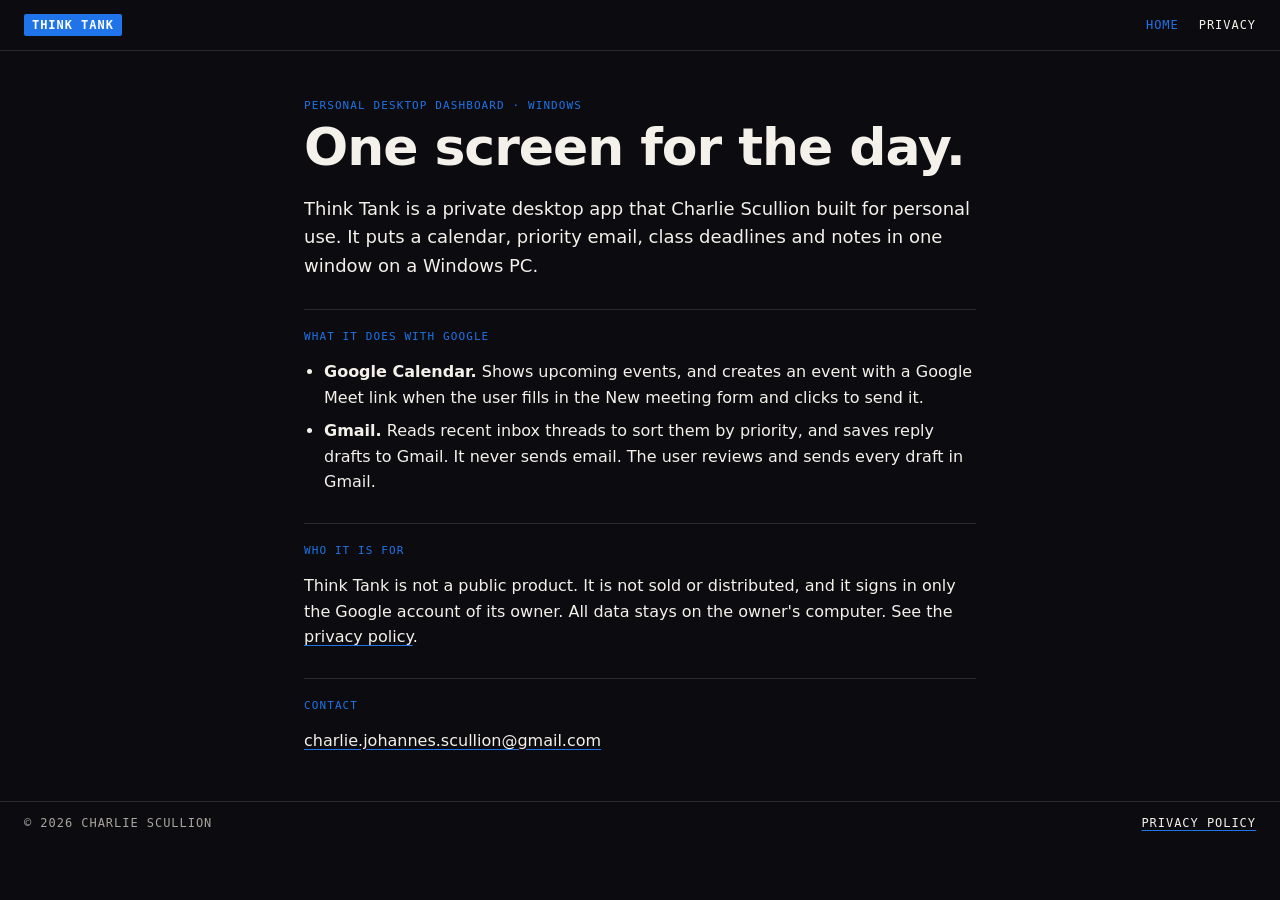
<file: index.html>
<!doctype html>
<html lang="en">
<head>
<meta charset="utf-8">
<meta name="viewport" content="width=device-width, initial-scale=1">
<title>Think Tank</title>
<meta name="description" content="Think Tank is a personal desktop dashboard for Windows, built and used by Charlie Scullion.">
<link rel="stylesheet" href="style.css">
</head>
<body>
<header>
  <span class="mark">THINK TANK</span>
  <nav><a href="./" aria-current="page">Home</a><a href="privacy.html">Privacy</a></nav>
</header>
<main>
  <p class="label">Personal desktop dashboard · Windows</p>
  <h1>One screen for the day.</h1>
  <p class="lede">Think Tank is a private desktop app that Charlie Scullion built for personal use. It puts a calendar,
  priority email, class deadlines and notes in one window on a Windows PC.</p>

  <section>
    <p class="label">What it does with Google</p>
    <ul>
      <li><b>Google Calendar.</b> Shows upcoming events, and creates an event with a Google Meet link when the user fills in the New meeting form and clicks to send it.</li>
      <li><b>Gmail.</b> Reads recent inbox threads to sort them by priority, and saves reply drafts to Gmail. It never sends email. The user reviews and sends every draft in Gmail.</li>
    </ul>
  </section>

  <section>
    <p class="label">Who it is for</p>
    <p>Think Tank is not a public product. It is not sold or distributed, and it signs in only the Google account of
    its owner. All data stays on the owner's computer. See the <a href="privacy.html">privacy policy</a>.</p>
  </section>

  <section>
    <p class="label">Contact</p>
    <p><a href="mailto:charlie.johannes.scullion@gmail.com">charlie.johannes.scullion@gmail.com</a></p>
  </section>
</main>
<footer><span>© 2026 Charlie Scullion</span><a href="privacy.html">Privacy policy</a></footer>
</body>
</html>
</file>
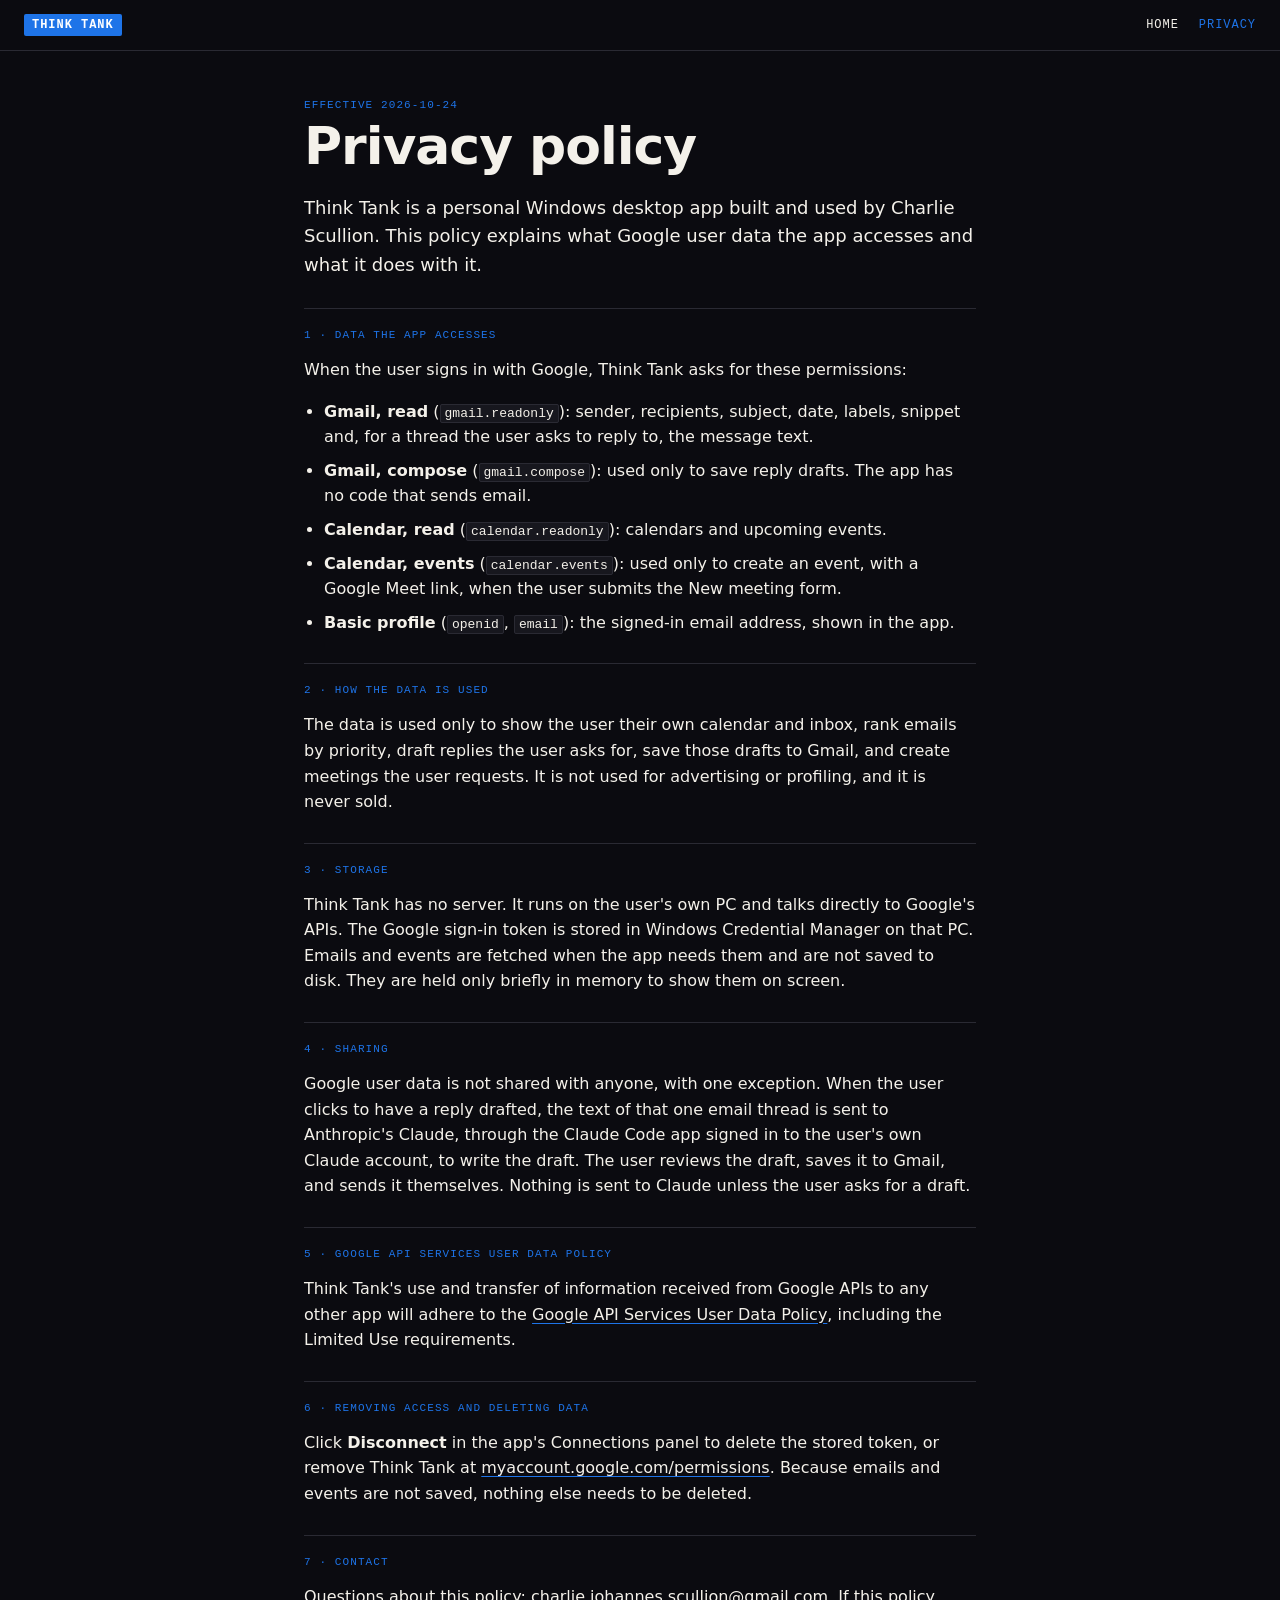
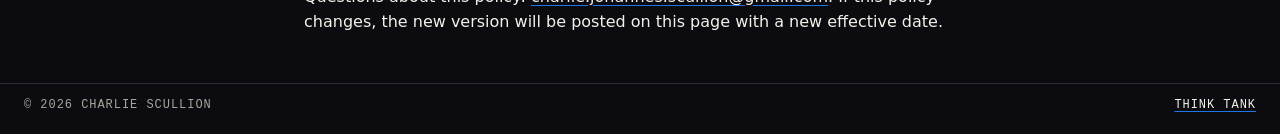
<file: privacy.html>
<!doctype html>
<html lang="en">
<head>
<meta charset="utf-8">
<meta name="viewport" content="width=device-width, initial-scale=1">
<title>Think Tank Privacy Policy</title>
<meta name="description" content="How the Think Tank desktop app accesses, uses, stores and shares Google user data.">
<link rel="stylesheet" href="style.css">
</head>
<body>
<header>
  <span class="mark">THINK TANK</span>
  <nav><a href="./">Home</a><a href="privacy.html" aria-current="page">Privacy</a></nav>
</header>
<main>
  <p class="label">Effective 2026-10-24</p>
  <h1>Privacy policy</h1>
  <p class="lede">Think Tank is a personal Windows desktop app built and used by Charlie Scullion. This policy explains
  what Google user data the app accesses and what it does with it.</p>

  <section>
    <p class="label">1 · Data the app accesses</p>
    <p>When the user signs in with Google, Think Tank asks for these permissions:</p>
    <ul>
      <li><b>Gmail, read</b> (<code>gmail.readonly</code>): sender, recipients, subject, date, labels, snippet and, for a thread the user asks to reply to, the message text.</li>
      <li><b>Gmail, compose</b> (<code>gmail.compose</code>): used only to save reply drafts. The app has no code that sends email.</li>
      <li><b>Calendar, read</b> (<code>calendar.readonly</code>): calendars and upcoming events.</li>
      <li><b>Calendar, events</b> (<code>calendar.events</code>): used only to create an event, with a Google Meet link, when the user submits the New meeting form.</li>
      <li><b>Basic profile</b> (<code>openid</code>, <code>email</code>): the signed-in email address, shown in the app.</li>
    </ul>
  </section>

  <section>
    <p class="label">2 · How the data is used</p>
    <p>The data is used only to show the user their own calendar and inbox, rank emails by priority, draft replies the
    user asks for, save those drafts to Gmail, and create meetings the user requests. It is not used for advertising or
    profiling, and it is never sold.</p>
  </section>

  <section>
    <p class="label">3 · Storage</p>
    <p>Think Tank has no server. It runs on the user's own PC and talks directly to Google's APIs. The Google sign-in
    token is stored in Windows Credential Manager on that PC. Emails and events are fetched when the app needs them
    and are not saved to disk. They are held only briefly in memory to show them on screen.</p>
  </section>

  <section>
    <p class="label">4 · Sharing</p>
    <p>Google user data is not shared with anyone, with one exception. When the user clicks to have a reply drafted,
    the text of that one email thread is sent to Anthropic's Claude, through the Claude Code app signed in to the
    user's own Claude account, to write the draft. The user reviews the draft, saves it to Gmail, and sends it
    themselves. Nothing is sent to Claude unless the user asks for a draft.</p>
  </section>

  <section>
    <p class="label">5 · Google API Services User Data Policy</p>
    <p>Think Tank's use and transfer of information received from Google APIs to any other app will adhere to the
    <a href="https://developers.google.com/terms/api-services-user-data-policy">Google API Services User Data Policy</a>,
    including the Limited Use requirements.</p>
  </section>

  <section>
    <p class="label">6 · Removing access and deleting data</p>
    <p>Click <b>Disconnect</b> in the app's Connections panel to delete the stored token, or remove Think Tank at
    <a href="https://myaccount.google.com/permissions">myaccount.google.com/permissions</a>. Because emails and events
    are not saved, nothing else needs to be deleted.</p>
  </section>

  <section>
    <p class="label">7 · Contact</p>
    <p>Questions about this policy: <a href="mailto:charlie.johannes.scullion@gmail.com">charlie.johannes.scullion@gmail.com</a>.
    If this policy changes, the new version will be posted on this page with a new effective date.</p>
  </section>
</main>
<footer><span>© 2026 Charlie Scullion</span><a href="./">Think Tank</a></footer>
</body>
</html>
</file>
<file: style.css>
:root {
  --ink: #0B0B10; --paper: #F4F1EA; --blue: #1E74E8; --rule: #2A2A33; --muted: #A9A59C;
  --sans: "Segoe UI", system-ui, -apple-system, Helvetica, Arial, sans-serif;
  --mono: ui-monospace, "Cascadia Mono", Consolas, "IBM Plex Mono", monospace;
}
* { box-sizing: border-box; }
body { margin: 0; background: var(--ink); color: var(--paper); font: 16px/1.6 var(--sans); }
a { color: var(--paper); text-decoration-color: var(--blue); text-underline-offset: 3px; }
a:hover { color: var(--blue); }
header, footer { display: flex; justify-content: space-between; align-items: center; gap: 16px;
  padding: 14px 24px; border-bottom: 1px solid var(--rule); font: 12px var(--mono); text-transform: uppercase; letter-spacing: .08em; }
footer { border-bottom: 0; border-top: 1px solid var(--rule); color: var(--muted); margin-top: 48px; }
.mark { background: var(--blue); color: #fff; padding: 4px 8px; border-radius: 2px; font-weight: 700; }
nav { display: flex; gap: 20px; }
nav a { text-decoration: none; }
nav a[aria-current] { color: var(--blue); }
main { max-width: 720px; margin: 0 auto; padding: 48px 24px 0; }
h1 { font-size: clamp(32px, 6vw, 52px); line-height: 1.05; letter-spacing: -.02em; margin: 8px 0 20px; }
.lede { font-size: 18px; color: var(--paper); }
.label { font: 11px var(--mono); text-transform: uppercase; letter-spacing: .1em; color: var(--blue); margin: 0 0 8px; }
section { border-top: 1px solid var(--rule); padding-top: 20px; margin-top: 28px; }
ul { padding-left: 20px; }
li { margin-bottom: 8px; }
code { font: 13px var(--mono); background: #17171E; border: 1px solid var(--rule); border-radius: 2px; padding: 1px 4px; }
@media (max-width: 480px) { header, footer { padding: 12px 16px; } main { padding: 32px 16px 0; } }
</file>
